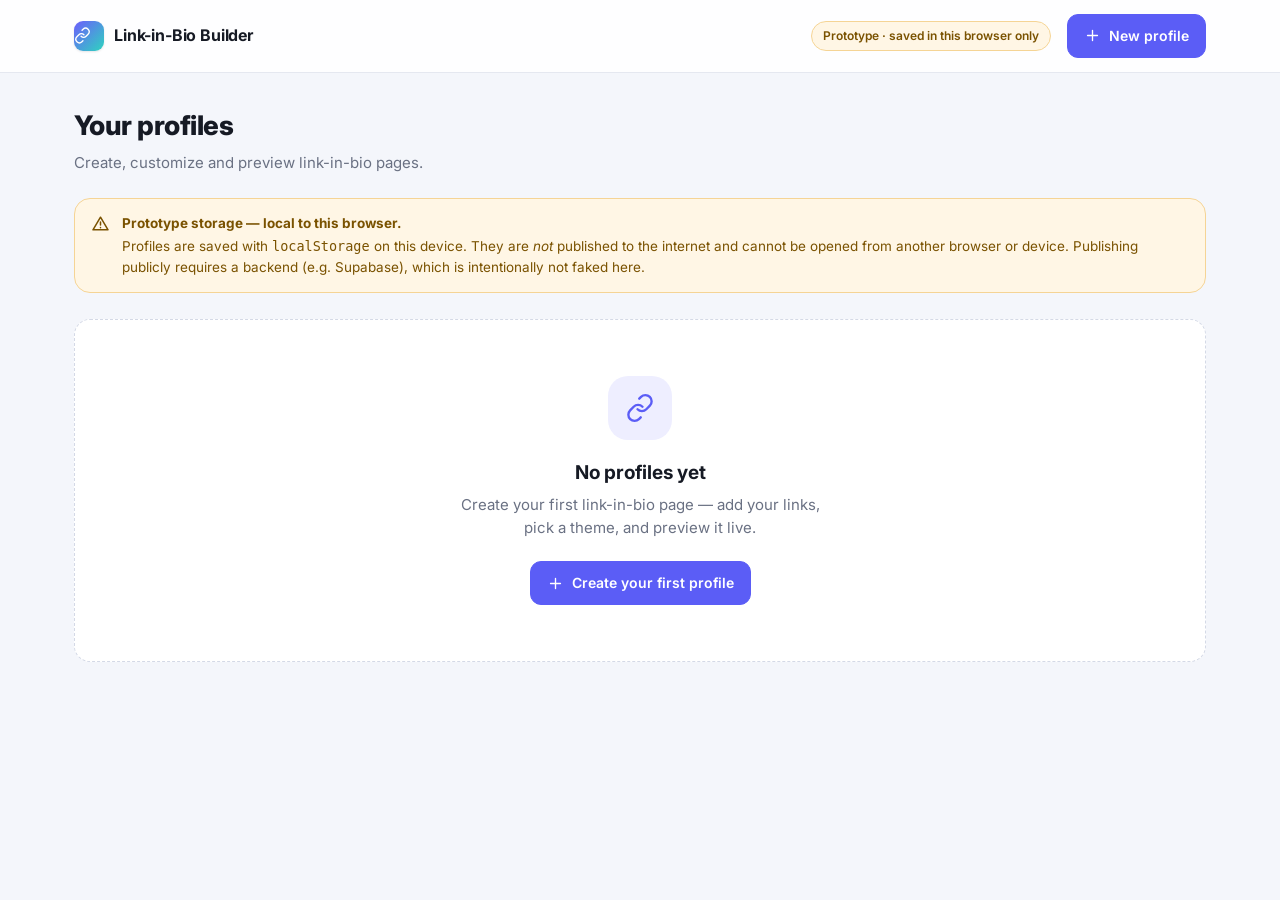
<file: index.html>
<!DOCTYPE html>
<html lang="en">
<head>
  <meta charset="UTF-8">
  <meta name="viewport" content="width=device-width, initial-scale=1.0">
  <title>Dashboard · Link-in-Bio Builder</title>
  <meta name="description" content="Build and customize your link-in-bio profile pages.">
  <link rel="preconnect" href="https://fonts.googleapis.com">
  <link rel="preconnect" href="https://fonts.gstatic.com" crossorigin>
  <link href="https://fonts.googleapis.com/css2?family=Inter:wght@400;500;600;700;800&display=swap" rel="stylesheet">
  <link rel="stylesheet" href="css/styles.css">
  <link rel="stylesheet" href="css/profile.css">
</head>
<body>
  <header class="topbar">
    <div class="topbar__inner">
      <a class="brand" href="index.html">
        <span class="brand__logo" data-icon="link" aria-hidden="true"></span>
        Link-in-Bio Builder
      </a>
      <span class="topbar__spacer"></span>
      <span class="topbar__tag">Prototype · saved in this browser only</span>
      <button class="btn btn--primary" id="new-profile-btn" type="button">
        <span data-icon="plus" aria-hidden="true"></span> New profile
      </button>
    </div>
  </header>

  <main class="page">
    <div class="page__head">
      <div>
        <h1 class="page__title">Your profiles</h1>
        <p class="page__subtitle">Create, customize and preview link-in-bio pages.</p>
      </div>
    </div>

    <div class="notice">
      <span data-icon="alert" aria-hidden="true"></span>
      <div>
        <strong>Prototype storage — local to this browser.</strong>
        Profiles are saved with <code>localStorage</code> on this device. They are <em>not</em>
        published to the internet and cannot be opened from another browser or device.
        Publishing publicly requires a backend (e.g. Supabase), which is intentionally
        not faked here.
      </div>
    </div>

    <section id="dashboard-content" aria-live="polite">
      <!-- Rendered by js/dashboard.js -->
    </section>
  </main>

  <script src="js/ui.js"></script>
  <script src="js/store.js"></script>
  <script src="js/themes.js"></script>
  <script src="js/dashboard.js"></script>
</body>
</html>
</file>
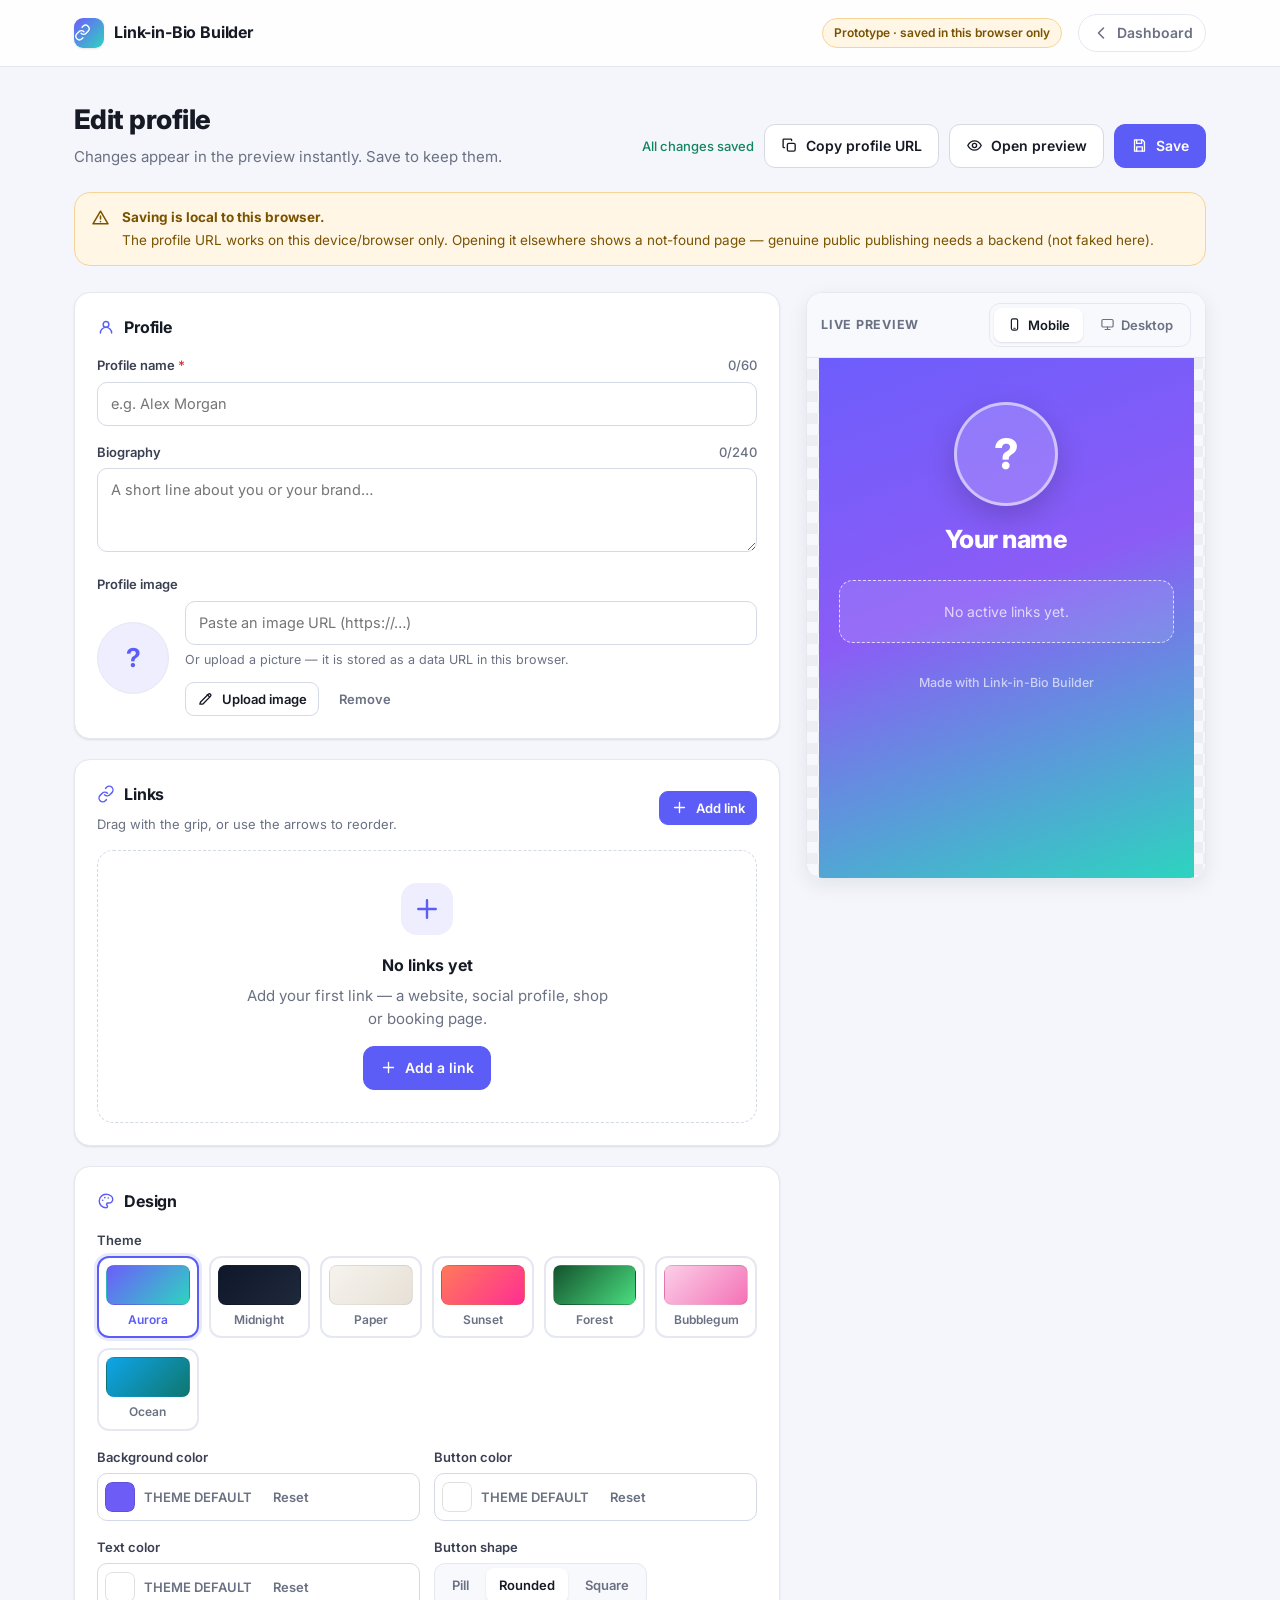
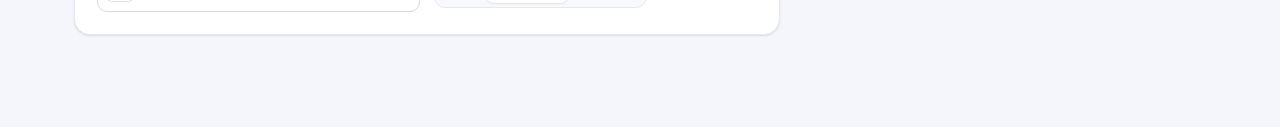
<file: editor.html>
<!DOCTYPE html>
<html lang="en">
<head>
  <meta charset="UTF-8">
  <meta name="viewport" content="width=device-width, initial-scale=1.0">
  <title>Editor · Link-in-Bio Builder</title>
  <link rel="preconnect" href="https://fonts.googleapis.com">
  <link rel="preconnect" href="https://fonts.gstatic.com" crossorigin>
  <link href="https://fonts.googleapis.com/css2?family=Inter:wght@400;500;600;700;800&display=swap" rel="stylesheet">
  <link rel="stylesheet" href="css/styles.css">
  <link rel="stylesheet" href="css/profile.css">
</head>
<body>
  <header class="topbar">
    <div class="topbar__inner">
      <a class="brand" href="index.html" id="back-link">
        <span class="brand__logo" data-icon="link" aria-hidden="true"></span>
        Link-in-Bio Builder
      </a>
      <span class="topbar__spacer"></span>
      <span class="topbar__tag">Prototype · saved in this browser only</span>
      <a class="topbar__back" href="index.html">
        <span data-icon="back" aria-hidden="true"></span> Dashboard
      </a>
    </div>
  </header>

  <main class="page">
    <div class="page__head">
      <div>
        <h1 class="page__title" id="editor-title">Edit profile</h1>
        <p class="page__subtitle">Changes appear in the preview instantly. Save to keep them.</p>
      </div>
      <div class="editor-actions">
        <span class="save-state" id="save-state">All changes saved</span>
        <button class="btn" type="button" id="copy-url-btn">
          <span data-icon="copy" aria-hidden="true"></span> Copy profile URL
        </button>
        <button class="btn" type="button" id="preview-btn">
          <span data-icon="eye" aria-hidden="true"></span> Open preview
        </button>
        <button class="btn btn--primary" type="button" id="save-btn">
          <span data-icon="save" aria-hidden="true"></span> Save
        </button>
      </div>
    </div>

    <div class="notice">
      <span data-icon="alert" aria-hidden="true"></span>
      <div>
        <strong>Saving is local to this browser.</strong>
        The profile URL works on this device/browser only. Opening it elsewhere shows a
        not-found page — genuine public publishing needs a backend (not faked here).
      </div>
    </div>

    <form class="editor" id="editor-form" novalidate>
      <div class="editor__fields">
        <!-- Profile -->
        <section class="panel" aria-labelledby="profile-heading">
          <div class="panel__head">
            <h2 class="panel__title" id="profile-heading">
              <span data-icon="user" aria-hidden="true"></span> Profile
            </h2>
          </div>

          <div class="field">
            <label class="label" for="profile-name">Profile name <span class="req">*</span>
              <span class="char-count"><span id="name-count">0</span>/60</span>
            </label>
            <input class="input" id="profile-name" name="name" type="text" maxlength="60"
                   placeholder="e.g. Alex Morgan" autocomplete="off" required>
            <p class="field__error" id="profile-name-error">Please enter a profile name.</p>
          </div>

          <div class="field">
            <label class="label" for="profile-bio">Biography
              <span class="char-count"><span id="bio-count">0</span>/240</span>
            </label>
            <textarea class="textarea" id="profile-bio" name="bio" maxlength="240"
                      placeholder="A short line about you or your brand…"></textarea>
          </div>

          <div class="field">
            <span class="label">Profile image</span>
            <div class="avatar-row">
              <div class="avatar-preview" id="avatar-preview" aria-hidden="true"></div>
              <div style="flex:1">
                <input class="input" id="profile-avatar" name="avatar" type="url"
                       placeholder="Paste an image URL (https://…)" autocomplete="off">
                <p class="field__hint">Or upload a picture — it is stored as a data URL in this browser.</p>
                <div style="display:flex;gap:8px;margin-top:8px;flex-wrap:wrap">
                  <label class="btn btn--sm" for="avatar-file">
                    <span data-icon="edit" aria-hidden="true"></span> Upload image
                  </label>
                  <input type="file" id="avatar-file" accept="image/*" class="sr-only">
                  <button class="btn btn--sm btn--ghost" type="button" id="avatar-clear">Remove</button>
                </div>
                <p class="field__error" id="profile-avatar-error">That image URL is not valid.</p>
              </div>
            </div>
          </div>
        </section>

        <!-- Links -->
        <section class="panel" aria-labelledby="links-heading">
          <div class="panel__head">
            <div>
              <h2 class="panel__title" id="links-heading">
                <span data-icon="link" aria-hidden="true"></span> Links
              </h2>
              <p class="panel__hint">Drag with the grip, or use the arrows to reorder.</p>
            </div>
            <button class="btn btn--sm btn--primary" type="button" id="add-link-btn">
              <span data-icon="plus" aria-hidden="true"></span> Add link
            </button>
          </div>
          <div class="links-list" id="links-list"></div>
          <p class="field__error" id="links-error">Please fix the highlighted links before saving.</p>
        </section>

        <!-- Design -->
        <section class="panel" aria-labelledby="design-heading">
          <div class="panel__head">
            <h2 class="panel__title" id="design-heading">
              <span data-icon="palette" aria-hidden="true"></span> Design
            </h2>
          </div>

          <div class="field">
            <span class="label">Theme</span>
            <div class="theme-grid" id="theme-grid" role="radiogroup" aria-label="Theme"></div>
          </div>

          <div class="field">
            <div class="row">
              <div>
                <label class="label" for="color-background">Background color</label>
                <div class="color-field">
                  <input type="color" id="color-background" value="#6d5dfc">
                  <span class="color-field__value" id="color-background-value">Theme default</span>
                  <button class="btn btn--sm btn--ghost" type="button" id="color-background-reset"
                          title="Reset to theme default">Reset</button>
                </div>
              </div>
              <div>
                <label class="label" for="color-button">Button color</label>
                <div class="color-field">
                  <input type="color" id="color-button" value="#ffffff">
                  <span class="color-field__value" id="color-button-value">Theme default</span>
                  <button class="btn btn--sm btn--ghost" type="button" id="color-button-reset"
                          title="Reset to theme default">Reset</button>
                </div>
              </div>
            </div>
          </div>

          <div class="field">
            <div class="row">
              <div>
                <label class="label" for="color-text">Text color</label>
                <div class="color-field">
                  <input type="color" id="color-text" value="#ffffff">
                  <span class="color-field__value" id="color-text-value">Theme default</span>
                  <button class="btn btn--sm btn--ghost" type="button" id="color-text-reset"
                          title="Reset to theme default">Reset</button>
                </div>
              </div>
              <div>
                <span class="label">Button shape</span>
                <div class="segmented" id="shape-control" role="radiogroup" aria-label="Button shape">
                  <button type="button" data-shape="pill" role="radio">Pill</button>
                  <button type="button" data-shape="rounded" role="radio">Rounded</button>
                  <button type="button" data-shape="square" role="radio">Square</button>
                </div>
              </div>
            </div>
          </div>
        </section>
      </div>

      <!-- Live preview -->
      <aside class="preview-pane" aria-label="Live preview">
        <div class="preview-frame">
          <div class="preview-frame__bar">
            <span class="preview-frame__label">Live preview</span>
            <div class="segmented" id="device-control">
              <button type="button" data-device="mobile" class="is-active">
                <span data-icon="devicePhone" aria-hidden="true"></span> Mobile
              </button>
              <button type="button" data-device="desktop">
                <span data-icon="deviceDesktop" aria-hidden="true"></span> Desktop
              </button>
            </div>
          </div>
          <div class="preview-stage">
            <div class="preview-stage__inner is-mobile" id="preview-stage">
              <div id="profile-preview"></div>
            </div>
          </div>
        </div>
      </aside>
    </form>
  </main>

  <script src="js/ui.js"></script>
  <script src="js/store.js"></script>
  <script src="js/themes.js"></script>
  <script src="js/preview.js"></script>
  <script src="js/editor.js"></script>
</body>
</html>
</file>
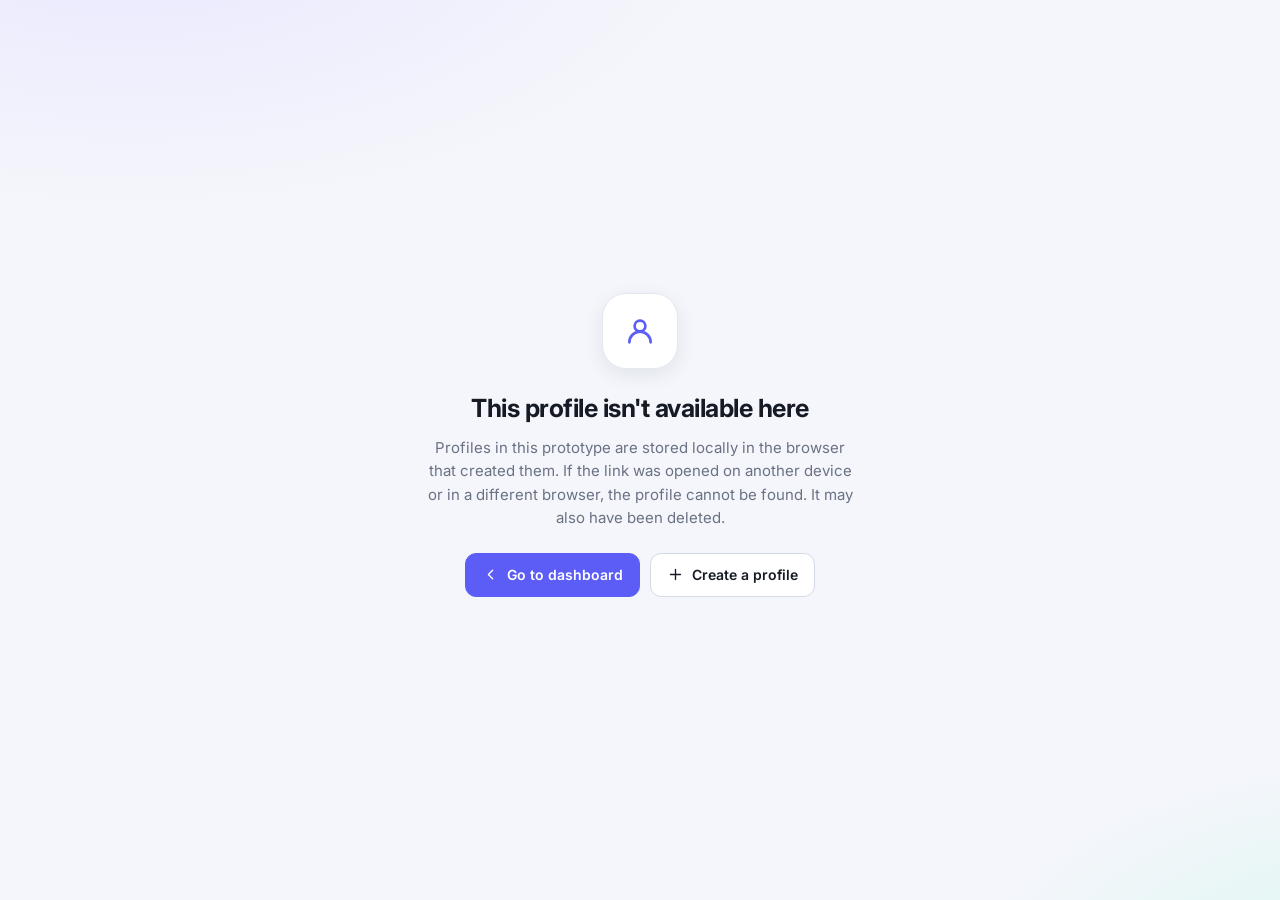
<file: profile.html>
<!DOCTYPE html>
<html lang="en">
<head>
  <meta charset="UTF-8">
  <meta name="viewport" content="width=device-width, initial-scale=1.0">
  <title>Profile · Link-in-Bio Builder</title>
  <meta name="robots" content="noindex">
  <link rel="preconnect" href="https://fonts.googleapis.com">
  <link rel="preconnect" href="https://fonts.gstatic.com" crossorigin>
  <link href="https://fonts.googleapis.com/css2?family=Inter:wght@400;500;600;700;800&display=swap" rel="stylesheet">
  <link rel="stylesheet" href="css/styles.css">
  <link rel="stylesheet" href="css/profile.css">
</head>
<body class="profile-body">
  <div id="profile-root"></div>

  <script src="js/ui.js"></script>
  <script src="js/store.js"></script>
  <script src="js/themes.js"></script>
  <script src="js/preview.js"></script>
  <script src="js/profile.js"></script>
</body>
</html>
</file>
<file: css/styles.css>
/* ==========================================================================
   styles.css — application shell, dashboard and editor styles
   ========================================================================== */

:root {
  --bg: #f4f6fb;
  --surface: #ffffff;
  --surface-2: #f8f9fd;
  --border: #e5e8f0;
  --border-strong: #d4d9e6;
  --text: #161a24;
  --muted: #6a7183;
  --primary: #5b5df6;
  --primary-strong: #4748e0;
  --primary-soft: #eeeeff;
  --danger: #e0343c;
  --danger-soft: #fdeced;
  --success: #12855f;
  --success-soft: #e6f6ef;
  --warning-soft: #fff6e5;
  --warning-border: #f5d495;
  --warning-text: #7a5200;
  --radius: 16px;
  --radius-sm: 10px;
  --shadow-sm: 0 1px 2px rgba(17, 21, 40, 0.06), 0 1px 3px rgba(17, 21, 40, 0.05);
  --shadow-md: 0 6px 20px rgba(17, 21, 40, 0.08);
  --shadow-lg: 0 18px 46px rgba(17, 21, 40, 0.14);
  --font: 'Inter', 'Segoe UI', system-ui, -apple-system, 'Helvetica Neue', Arial, sans-serif;
}

* { box-sizing: border-box; }

html, body { height: 100%; }

body {
  margin: 0;
  font-family: var(--font);
  background: var(--bg);
  color: var(--text);
  font-size: 15px;
  line-height: 1.55;
  -webkit-font-smoothing: antialiased;
}

img { max-width: 100%; }
a { color: var(--primary); }

.sr-only {
  position: absolute; width: 1px; height: 1px; padding: 0; margin: -1px;
  overflow: hidden; clip: rect(0 0 0 0); white-space: nowrap; border: 0;
}

:focus-visible {
  outline: 3px solid rgba(91, 93, 246, 0.45);
  outline-offset: 2px;
  border-radius: 6px;
}

/* ------------------------------- Top bar ---------------------------------- */

.topbar {
  position: sticky;
  top: 0;
  z-index: 40;
  background: rgba(255, 255, 255, 0.86);
  backdrop-filter: blur(10px);
  border-bottom: 1px solid var(--border);
}

.topbar__inner {
  max-width: 1180px;
  margin: 0 auto;
  padding: 14px 24px;
  display: flex;
  align-items: center;
  gap: 16px;
}

.brand {
  display: inline-flex;
  align-items: center;
  gap: 10px;
  font-weight: 700;
  font-size: 16px;
  letter-spacing: -0.01em;
  color: var(--text);
  text-decoration: none;
}

.brand__logo {
  width: 30px;
  height: 30px;
  border-radius: 9px;
  background: linear-gradient(135deg, #6d5dfc, #2dd4bf);
  display: grid;
  place-items: center;
  color: #fff;
  box-shadow: var(--shadow-sm);
}

.brand__logo svg { width: 17px; height: 17px; }

.topbar__spacer { flex: 1; }

.topbar__tag {
  font-size: 12px;
  font-weight: 600;
  color: var(--warning-text);
  background: var(--warning-soft);
  border: 1px solid var(--warning-border);
  padding: 5px 11px;
  border-radius: 999px;
  white-space: nowrap;
}

.topbar__back {
  display: inline-flex;
  align-items: center;
  gap: 6px;
  font-weight: 600;
  font-size: 14px;
  color: var(--muted);
  text-decoration: none;
  padding: 7px 12px;
  border-radius: 999px;
  border: 1px solid var(--border);
  background: var(--surface);
  transition: 0.15s;
}
.topbar__back:hover { color: var(--text); border-color: var(--border-strong); }

/* -------------------------------- Layout ---------------------------------- */

.page {
  max-width: 1180px;
  margin: 0 auto;
  padding: 32px 24px 72px;
}

.page__head {
  display: flex;
  align-items: flex-end;
  justify-content: space-between;
  gap: 20px;
  flex-wrap: wrap;
  margin-bottom: 24px;
}

.page__title {
  margin: 0 0 4px;
  font-size: 27px;
  letter-spacing: -0.02em;
  font-weight: 800;
}

.page__subtitle {
  margin: 0;
  color: var(--muted);
  font-size: 15px;
}

/* ------------------------------- Buttons ---------------------------------- */

.btn {
  --btn-bg: var(--surface);
  --btn-fg: var(--text);
  --btn-bd: var(--border-strong);
  display: inline-flex;
  align-items: center;
  justify-content: center;
  gap: 8px;
  font: inherit;
  font-size: 14px;
  font-weight: 600;
  padding: 10px 16px;
  min-height: 40px;
  border-radius: 11px;
  border: 1px solid var(--btn-bd);
  background: var(--btn-bg);
  color: var(--btn-fg);
  cursor: pointer;
  text-decoration: none;
  transition: transform 0.12s, box-shadow 0.12s, background 0.12s, border-color 0.12s;
  user-select: none;
}
.btn:hover { box-shadow: var(--shadow-sm); transform: translateY(-1px); }
.btn:active { transform: translateY(0); }
.btn:disabled { opacity: 0.55; cursor: not-allowed; transform: none; box-shadow: none; }
.btn svg { width: 17px; height: 17px; flex: none; }

.btn--primary {
  --btn-bg: var(--primary);
  --btn-fg: #fff;
  --btn-bd: var(--primary);
}
.btn--primary:hover { --btn-bg: var(--primary-strong); --btn-bd: var(--primary-strong); }

.btn--ghost { --btn-bg: transparent; --btn-bd: transparent; --btn-fg: var(--muted); }
.btn--ghost:hover { --btn-fg: var(--text); --btn-bg: var(--surface-2); box-shadow: none; }

.btn--danger { --btn-fg: var(--danger); --btn-bd: #f3c4c7; --btn-bg: var(--danger-soft); }
.btn--danger:hover { --btn-bg: #fbdfe1; }

.btn--sm { min-height: 33px; padding: 6px 11px; font-size: 13px; border-radius: 9px; }
.btn--block { width: 100%; }

/* --------------------------------- Notice --------------------------------- */

.notice {
  display: flex;
  gap: 12px;
  align-items: flex-start;
  background: var(--warning-soft);
  border: 1px solid var(--warning-border);
  color: var(--warning-text);
  border-radius: var(--radius);
  padding: 14px 16px;
  font-size: 13.5px;
  margin-bottom: 26px;
}
.notice svg { width: 19px; height: 19px; flex: none; margin-top: 1px; }
.notice strong { display: block; margin-bottom: 2px; }
.notice a { color: inherit; font-weight: 600; }

/* ------------------------------- Dashboard -------------------------------- */

.empty {
  background: var(--surface);
  border: 1.5px dashed var(--border-strong);
  border-radius: var(--radius);
  padding: 56px 24px;
  text-align: center;
}
.empty__art {
  width: 64px; height: 64px;
  margin: 0 auto 18px;
  border-radius: 20px;
  background: var(--primary-soft);
  color: var(--primary);
  display: grid; place-items: center;
}
.empty__art svg { width: 30px; height: 30px; }
.empty h2 { margin: 0 0 6px; font-size: 19px; }
.empty p { margin: 0 auto 22px; color: var(--muted); max-width: 42ch; }

.grid {
  display: grid;
  grid-template-columns: repeat(auto-fill, minmax(280px, 1fr));
  gap: 20px;
}

.card {
  background: var(--surface);
  border: 1px solid var(--border);
  border-radius: var(--radius);
  box-shadow: var(--shadow-sm);
  overflow: hidden;
  display: flex;
  flex-direction: column;
  transition: box-shadow 0.15s, transform 0.15s;
}
.card:hover { box-shadow: var(--shadow-md); transform: translateY(-2px); }

.card__cover {
  height: 92px;
  background: linear-gradient(135deg, #6d5dfc, #2dd4bf);
  position: relative;
}

.card__avatar {
  width: 58px; height: 58px;
  border-radius: 50%;
  border: 3px solid var(--surface);
  background: var(--primary-soft) center/cover no-repeat;
  position: absolute;
  left: 20px; bottom: -29px;
  display: grid; place-items: center;
  font-weight: 700; font-size: 22px; color: var(--primary);
  box-shadow: var(--shadow-sm);
  overflow: hidden;
}
.card__avatar img { width: 100%; height: 100%; object-fit: cover; }

.card__body { padding: 38px 20px 16px; flex: 1; }
.card__name { margin: 0 0 3px; font-size: 17px; letter-spacing: -0.01em; }
.card__meta { margin: 0; color: var(--muted); font-size: 13px; }
.card__bio {
  margin: 10px 0 0;
  color: var(--muted);
  font-size: 13.5px;
  display: -webkit-box;
  -webkit-line-clamp: 2;
  -webkit-box-orient: vertical;
  overflow: hidden;
  min-height: 2.6em;
}

.card__badges { display: flex; gap: 6px; flex-wrap: wrap; margin-top: 12px; }
.badge {
  font-size: 11.5px;
  font-weight: 600;
  padding: 3px 9px;
  border-radius: 999px;
  background: var(--surface-2);
  border: 1px solid var(--border);
  color: var(--muted);
}

.card__actions {
  display: flex;
  gap: 8px;
  padding: 12px 16px 16px;
  border-top: 1px solid var(--border);
  background: var(--surface-2);
  flex-wrap: wrap;
}
.card__actions .btn { flex: 1; min-width: max-content; }

/* --------------------------------- Editor --------------------------------- */

.editor {
  display: grid;
  grid-template-columns: minmax(0, 1fr) 400px;
  gap: 26px;
  align-items: start;
}

.panel {
  background: var(--surface);
  border: 1px solid var(--border);
  border-radius: var(--radius);
  box-shadow: var(--shadow-sm);
  padding: 22px;
  margin-bottom: 20px;
}
.panel__head {
  display: flex;
  align-items: center;
  justify-content: space-between;
  gap: 12px;
  margin-bottom: 16px;
}
.panel__title {
  margin: 0;
  font-size: 16px;
  font-weight: 700;
  letter-spacing: -0.01em;
  display: inline-flex;
  align-items: center;
  gap: 9px;
}
.panel__title svg { width: 18px; height: 18px; color: var(--primary); }
.panel__hint { margin: 4px 0 0; color: var(--muted); font-size: 13px; }

/* --------------------------------- Fields --------------------------------- */

.field { margin-bottom: 16px; }
.field:last-child { margin-bottom: 0; }

.label {
  display: block;
  font-size: 13px;
  font-weight: 600;
  margin-bottom: 6px;
  color: #3a4051;
}
.label .req { color: var(--danger); }

.input,
.textarea,
.select {
  width: 100%;
  font: inherit;
  font-size: 14.5px;
  color: var(--text);
  background: var(--surface);
  border: 1px solid var(--border-strong);
  border-radius: var(--radius-sm);
  padding: 10px 13px;
  transition: border-color 0.12s, box-shadow 0.12s;
}
.input:hover, .textarea:hover, .select:hover { border-color: #bcc2d3; }
.input:focus, .textarea:focus, .select:focus {
  outline: none;
  border-color: var(--primary);
  box-shadow: 0 0 0 3.5px rgba(91, 93, 246, 0.16);
}
.input.is-invalid, .textarea.is-invalid { border-color: var(--danger); }
.input.is-invalid:focus, .textarea.is-invalid:focus { box-shadow: 0 0 0 3.5px rgba(224, 52, 60, 0.14); }

.textarea { resize: vertical; min-height: 84px; }

.field__error {
  display: none;
  color: var(--danger);
  font-size: 12.5px;
  margin-top: 5px;
  font-weight: 500;
}
.field__error.is-visible { display: block; }

.field__hint { color: var(--muted); font-size: 12.5px; margin-top: 5px; }

.char-count { float: right; font-weight: 500; color: var(--muted); }

.row { display: grid; grid-template-columns: 1fr 1fr; gap: 14px; }

/* Avatar picker */
.avatar-row { display: flex; gap: 16px; align-items: center; }
.avatar-preview {
  width: 72px; height: 72px;
  border-radius: 50%;
  background: var(--primary-soft);
  border: 1px solid var(--border);
  display: grid; place-items: center;
  font-size: 26px; font-weight: 700; color: var(--primary);
  overflow: hidden;
  flex: none;
}
.avatar-preview img { width: 100%; height: 100%; object-fit: cover; }

/* --------------------------------- Links ---------------------------------- */

.links-list { display: flex; flex-direction: column; gap: 12px; }

.link-item {
  border: 1px solid var(--border);
  border-radius: 13px;
  background: var(--surface-2);
  padding: 13px 14px;
  transition: box-shadow 0.15s, border-color 0.15s, opacity 0.15s;
}
.link-item.is-dragging { opacity: 0.45; border-style: dashed; }
.link-item.is-drag-over { border-color: var(--primary); box-shadow: 0 0 0 3px rgba(91, 93, 246, 0.15); }
.link-item.is-off { opacity: 0.62; }

.link-item__head {
  display: flex;
  align-items: center;
  gap: 9px;
  margin-bottom: 11px;
}
.link-item__grip {
  color: #a6adbf;
  cursor: grab;
  display: grid;
  place-items: center;
}
.link-item__grip:active { cursor: grabbing; }
.link-item__title {
  font-weight: 600;
  font-size: 14px;
  flex: 1;
  white-space: nowrap;
  overflow: hidden;
  text-overflow: ellipsis;
}
.link-item__state {
  font-size: 11.5px;
  font-weight: 600;
  padding: 2px 8px;
  border-radius: 999px;
  background: var(--success-soft);
  color: var(--success);
}
.link-item.is-off .link-item__state { background: #eceef4; color: var(--muted); }

.icon-btn {
  width: 30px; height: 30px;
  display: grid; place-items: center;
  border: 1px solid var(--border);
  background: var(--surface);
  border-radius: 8px;
  color: var(--muted);
  cursor: pointer;
  padding: 0;
  transition: 0.12s;
}
.icon-btn:hover { color: var(--text); border-color: var(--border-strong); }
.icon-btn:disabled { opacity: 0.4; cursor: not-allowed; }
.icon-btn svg { width: 16px; height: 16px; }
.icon-btn--danger:hover { color: var(--danger); border-color: #f3c4c7; background: var(--danger-soft); }

.link-item__grid { display: grid; grid-template-columns: 1fr 1fr; gap: 12px; }
.link-item__grid .field { margin-bottom: 0; }
.link-item__grid .field--full { grid-column: 1 / -1; }

.switch {
  display: inline-flex;
  align-items: center;
  gap: 8px;
  font-size: 13px;
  font-weight: 600;
  color: var(--muted);
  cursor: pointer;
  user-select: none;
}
.switch input { position: absolute; opacity: 0; width: 1px; height: 1px; }
.switch__track {
  width: 36px; height: 21px;
  border-radius: 999px;
  background: #cdd2df;
  position: relative;
  transition: background 0.15s;
  flex: none;
}
.switch__track::after {
  content: '';
  position: absolute;
  top: 2.5px; left: 2.5px;
  width: 16px; height: 16px;
  border-radius: 50%;
  background: #fff;
  box-shadow: 0 1px 3px rgba(0,0,0,0.25);
  transition: transform 0.15s;
}
.switch input:checked + .switch__track { background: var(--primary); }
.switch input:checked + .switch__track::after { transform: translateX(15px); }
.switch input:focus-visible + .switch__track { outline: 3px solid rgba(91,93,246,0.45); outline-offset: 2px; }

/* ------------------------------ Design panel ------------------------------ */

.theme-grid {
  display: grid;
  grid-template-columns: repeat(auto-fill, minmax(96px, 1fr));
  gap: 10px;
}
.theme-opt {
  border: 2px solid var(--border);
  background: var(--surface);
  border-radius: 12px;
  padding: 7px;
  cursor: pointer;
  font: inherit;
  font-size: 12px;
  font-weight: 600;
  color: var(--muted);
  text-align: center;
  transition: 0.13s;
}
.theme-opt:hover { border-color: var(--border-strong); transform: translateY(-1px); }
.theme-opt.is-active {
  border-color: var(--primary);
  color: var(--primary);
  box-shadow: 0 0 0 3px rgba(91, 93, 246, 0.14);
}
.theme-opt__swatch {
  display: block;
  height: 40px;
  border-radius: 8px;
  margin-bottom: 6px;
  border: 1px solid rgba(0,0,0,0.07);
}

.color-field {
  display: flex;
  align-items: center;
  gap: 9px;
  border: 1px solid var(--border-strong);
  border-radius: var(--radius-sm);
  padding: 6px 10px 6px 7px;
  background: var(--surface);
}
.color-field input[type="color"] {
  width: 30px; height: 30px;
  border: none;
  padding: 0;
  background: none;
  cursor: pointer;
  flex: none;
  border-radius: 7px;
}
.color-field input[type="color"]::-webkit-color-swatch-wrapper { padding: 0; }
.color-field input[type="color"]::-webkit-color-swatch { border: 1px solid rgba(0,0,0,0.12); border-radius: 7px; }
.color-field input[type="color"]::-moz-color-swatch { border: 1px solid rgba(0,0,0,0.12); border-radius: 7px; }
.color-field__value {
  font-size: 13px;
  color: var(--muted);
  font-weight: 600;
  text-transform: uppercase;
}
.color-field:focus-within { border-color: var(--primary); box-shadow: 0 0 0 3.5px rgba(91,93,246,0.16); }

.segmented {
  display: inline-flex;
  background: var(--surface-2);
  border: 1px solid var(--border);
  border-radius: 11px;
  padding: 4px;
  gap: 4px;
}
.segmented button {
  font: inherit;
  font-size: 13px;
  font-weight: 600;
  border: none;
  background: transparent;
  color: var(--muted);
  padding: 7px 13px;
  border-radius: 8px;
  cursor: pointer;
  display: inline-flex;
  align-items: center;
  gap: 6px;
  transition: 0.13s;
}
.segmented button svg { width: 15px; height: 15px; }
.segmented button:hover { color: var(--text); }
.segmented button.is-active {
  background: var(--surface);
  color: var(--text);
  box-shadow: var(--shadow-sm);
}

.shape-preview {
  display: inline-block;
  width: 26px; height: 11px;
  background: currentColor;
}

/* -------------------------------- Preview --------------------------------- */

.preview-pane {
  position: sticky;
  top: 84px;
}

.preview-frame {
  background: var(--surface);
  border: 1px solid var(--border);
  border-radius: var(--radius);
  box-shadow: var(--shadow-md);
  overflow: hidden;
}

.preview-frame__bar {
  display: flex;
  align-items: center;
  justify-content: space-between;
  gap: 10px;
  padding: 10px 14px;
  border-bottom: 1px solid var(--border);
  background: var(--surface-2);
}
.preview-frame__label {
  font-size: 12.5px;
  font-weight: 700;
  color: var(--muted);
  text-transform: uppercase;
  letter-spacing: 0.06em;
}

.preview-stage {
  padding: 0;
  display: flex;
  justify-content: center;
  background:
    repeating-conic-gradient(#eceef4 0% 25%, #f7f8fc 0% 50%) 0 0 / 22px 22px;
  max-height: calc(100vh - 190px);
  overflow: auto;
}

.preview-stage__inner { width: 100%; transition: width 0.2s ease; }
.preview-stage__inner.is-mobile { width: 375px; max-width: 100%; }
.preview-stage__inner.is-desktop { width: 100%; }

.preview-stage .pp { min-height: 520px; }

/* ------------------------------- Editor bar ------------------------------- */

.editor-actions {
  display: flex;
  gap: 10px;
  flex-wrap: wrap;
  align-items: center;
}

.editor-actions .spacer { flex: 1; }

.save-state {
  font-size: 13px;
  color: var(--muted);
  font-weight: 500;
}
.save-state.is-dirty { color: var(--warning-text); }
.save-state.is-saved { color: var(--success); }

/* --------------------------------- Toasts --------------------------------- */

.toast-root {
  position: fixed;
  right: 20px;
  bottom: 20px;
  z-index: 100;
  display: flex;
  flex-direction: column;
  gap: 10px;
  max-width: min(360px, calc(100vw - 40px));
}

.toast {
  display: flex;
  gap: 10px;
  align-items: flex-start;
  background: #171b26;
  color: #fff;
  border-radius: 12px;
  padding: 12px 15px;
  font-size: 13.5px;
  font-weight: 500;
  box-shadow: var(--shadow-lg);
  opacity: 0;
  transform: translateY(10px);
  transition: opacity 0.2s, transform 0.2s;
}
.toast.is-visible { opacity: 1; transform: translateY(0); }
.toast__icon { display: grid; place-items: center; flex: none; margin-top: 1px; }
.toast__icon svg { width: 17px; height: 17px; }
.toast--error { background: #8f1d23; }
.toast--success .toast__icon { color: #6ee7b7; }
.toast--info .toast__icon { color: #93a4ff; }

/* ------------------------------ Share dialog ------------------------------ */

.modal-backdrop {
  position: fixed;
  inset: 0;
  background: rgba(15, 18, 30, 0.55);
  backdrop-filter: blur(3px);
  display: grid;
  place-items: center;
  padding: 20px;
  z-index: 90;
}
.modal {
  background: var(--surface);
  border-radius: 18px;
  box-shadow: var(--shadow-lg);
  width: min(480px, 100%);
  padding: 24px;
  animation: modal-in 0.18s ease;
}
@keyframes modal-in {
  from { opacity: 0; transform: translateY(12px) scale(0.98); }
  to { opacity: 1; transform: none; }
}
.modal h2 { margin: 0 0 6px; font-size: 19px; letter-spacing: -0.01em; }
.modal p { margin: 0 0 16px; color: var(--muted); font-size: 14px; }
.modal__url {
  display: flex;
  gap: 8px;
  margin-bottom: 14px;
}
.modal__url input { flex: 1; font-size: 13px; }
.modal__actions { display: flex; gap: 10px; justify-content: flex-end; }

.local-note {
  display: flex;
  gap: 10px;
  background: var(--warning-soft);
  border: 1px solid var(--warning-border);
  color: var(--warning-text);
  border-radius: 11px;
  padding: 11px 13px;
  font-size: 13px;
  margin-bottom: 16px;
}
.local-note svg { width: 17px; height: 17px; flex: none; margin-top: 1px; }

/* ------------------------------- Responsive ------------------------------- */

@media (max-width: 1020px) {
  .editor { grid-template-columns: 1fr; }
  .preview-pane { position: static; order: -1; }
  .preview-stage { max-height: 560px; }
}

@media (max-width: 640px) {
  .page { padding: 22px 16px 60px; }
  .topbar__inner { padding: 12px 16px; }
  .page__title { font-size: 23px; }
  .row, .link-item__grid { grid-template-columns: 1fr; }
  .card__actions { flex-direction: column; }
  .card__actions .btn { width: 100%; }
  .topbar__tag { display: none; }
}
</file>
<file: css/profile.css>
/* ==========================================================================
   profile.css — public profile page + rendered profile preview (.pp)
   Shared by the editor preview and profile.html
   ========================================================================== */

body.profile-body {
  margin: 0;
  min-height: 100vh;
  background: var(--pp-bg, #5b5df6);
  font-family: var(--font, 'Inter', 'Segoe UI', system-ui, sans-serif);
  transition: background 0.25s;
}

/* ------------------------------ Profile card ------------------------------ */

.pp {
  min-height: 100vh;
  background: var(--pp-bg);
  color: var(--pp-text);
  display: flex;
  justify-content: center;
  padding: 44px 20px 32px;
}

.pp__inner {
  width: 100%;
  max-width: 440px;
  text-align: center;
}

.pp__avatar {
  width: 104px;
  height: 104px;
  border-radius: 50%;
  object-fit: cover;
  border: 3px solid rgba(255, 255, 255, 0.55);
  box-shadow: 0 10px 30px rgba(0, 0, 0, 0.18);
  background: rgba(255, 255, 255, 0.18);
  display: grid;
  place-items: center;
}

.pp__avatar--initial {
  font-size: 42px;
  font-weight: 800;
  color: var(--pp-text);
  margin: 0 auto;
}

.pp__name {
  margin: 18px 0 0;
  font-size: 25px;
  font-weight: 800;
  letter-spacing: -0.02em;
  line-height: 1.2;
  overflow-wrap: anywhere;
}

.pp__bio {
  margin: 9px auto 0;
  font-size: 15px;
  line-height: 1.55;
  max-width: 38ch;
  opacity: 0.86;
  white-space: pre-line;
  overflow-wrap: anywhere;
}

.pp__links {
  margin-top: 26px;
  display: flex;
  flex-direction: column;
  gap: 12px;
}

.pp__link {
  display: flex;
  align-items: center;
  gap: 12px;
  background: var(--pp-btn-bg);
  color: var(--pp-btn-text);
  text-decoration: none;
  font-size: 15px;
  font-weight: 600;
  padding: 15px 18px;
  border-radius: var(--pp-radius, 14px);
  box-shadow: 0 4px 14px rgba(0, 0, 0, 0.13);
  border: 1px solid rgba(255, 255, 255, 0.14);
  transition: transform 0.14s, box-shadow 0.14s, filter 0.14s;
  text-align: left;
}

a.pp__link:hover {
  transform: translateY(-2px);
  box-shadow: 0 6px 22px rgba(0, 0, 0, 0.22);
  filter: brightness(1.03);
}
a.pp__link:active { transform: translateY(0); }

.pp__link--disabled {
  opacity: 0.5;
  cursor: not-allowed;
}

.pp__link-icon {
  display: grid;
  place-items: center;
  flex: none;
  width: 22px;
  height: 22px;
}
.pp__link-icon svg { width: 20px; height: 20px; }

.pp__link-title {
  flex: 1;
  overflow: hidden;
  text-overflow: ellipsis;
  white-space: nowrap;
}

.pp__link-arrow {
  display: grid;
  place-items: center;
  flex: none;
  opacity: 0.6;
}
.pp__link-arrow svg { width: 15px; height: 15px; }

.pp__empty {
  background: var(--pp-tint, rgba(255, 255, 255, 0.14));
  border: 1.5px dashed currentColor;
  opacity: 0.75;
  border-radius: var(--pp-radius, 14px);
  padding: 20px;
  font-size: 14px;
}

.pp__footer {
  margin: 30px 0 0;
  font-size: 12.5px;
  opacity: 0.65;
  font-weight: 500;
}

.pp__sr-only {
  position: absolute;
  width: 1px; height: 1px;
  padding: 0; margin: -1px;
  overflow: hidden;
  clip: rect(0 0 0 0);
  white-space: nowrap;
  border: 0;
}

/* Standalone public page chrome */
.profile-topbar {
  position: fixed;
  top: 0; left: 0; right: 0;
  z-index: 30;
  display: flex;
  justify-content: space-between;
  align-items: center;
  padding: 12px 18px;
  pointer-events: none;
}
.profile-topbar > * { pointer-events: auto; }

.profile-pill {
  display: inline-flex;
  align-items: center;
  gap: 7px;
  background: rgba(255, 255, 255, 0.92);
  color: #161a24;
  font-size: 12.5px;
  font-weight: 600;
  border-radius: 999px;
  padding: 7px 13px;
  text-decoration: none;
  box-shadow: 0 4px 14px rgba(0, 0, 0, 0.16);
}
.profile-pill svg { width: 15px; height: 15px; }
.profile-pill:hover { background: #fff; }

/* ------------------------------- Not found -------------------------------- */

.notfound {
  min-height: 100vh;
  display: grid;
  place-items: center;
  text-align: center;
  padding: 32px 20px;
  background:
    radial-gradient(1000px 500px at 10% -10%, #e9e7ff, transparent 60%),
    radial-gradient(800px 420px at 110% 110%, #d9f7f0, transparent 55%),
    #f4f6fb;
}

.notfound__box { max-width: 440px; }
.notfound__art {
  width: 76px; height: 76px;
  margin: 0 auto 20px;
  border-radius: 24px;
  background: #fff;
  border: 1px solid var(--border);
  box-shadow: var(--shadow-md);
  display: grid; place-items: center;
  color: var(--primary);
}
.notfound__art svg { width: 34px; height: 34px; }
.notfound h1 { margin: 0 0 8px; font-size: 25px; letter-spacing: -0.02em; }
.notfound p { margin: 0 0 24px; color: var(--muted); font-size: 15px; }
.notfound .btn { margin: 0 5px 10px; }

@media (max-width: 480px) {
  .pp { padding-top: 36px; }
  .pp__avatar { width: 92px; height: 92px; }
  .pp__name { font-size: 23px; }
}
</file>
